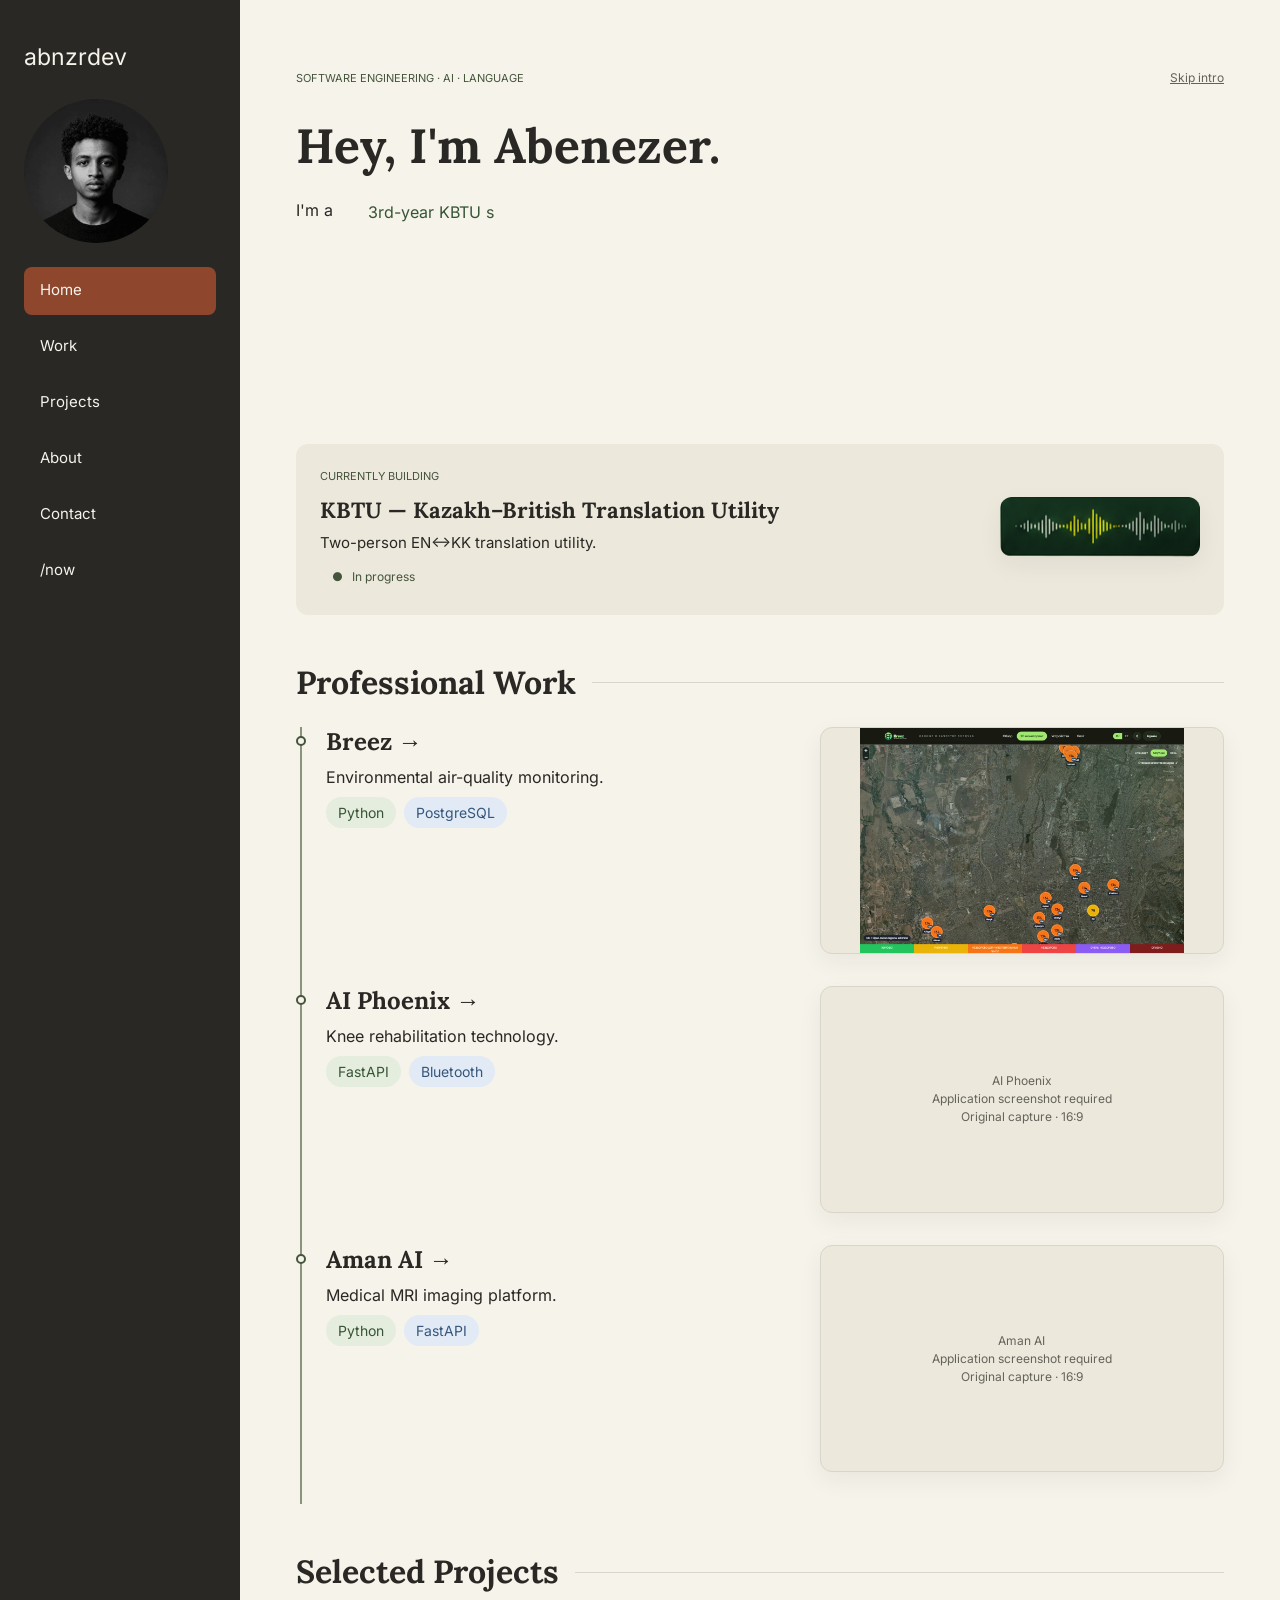
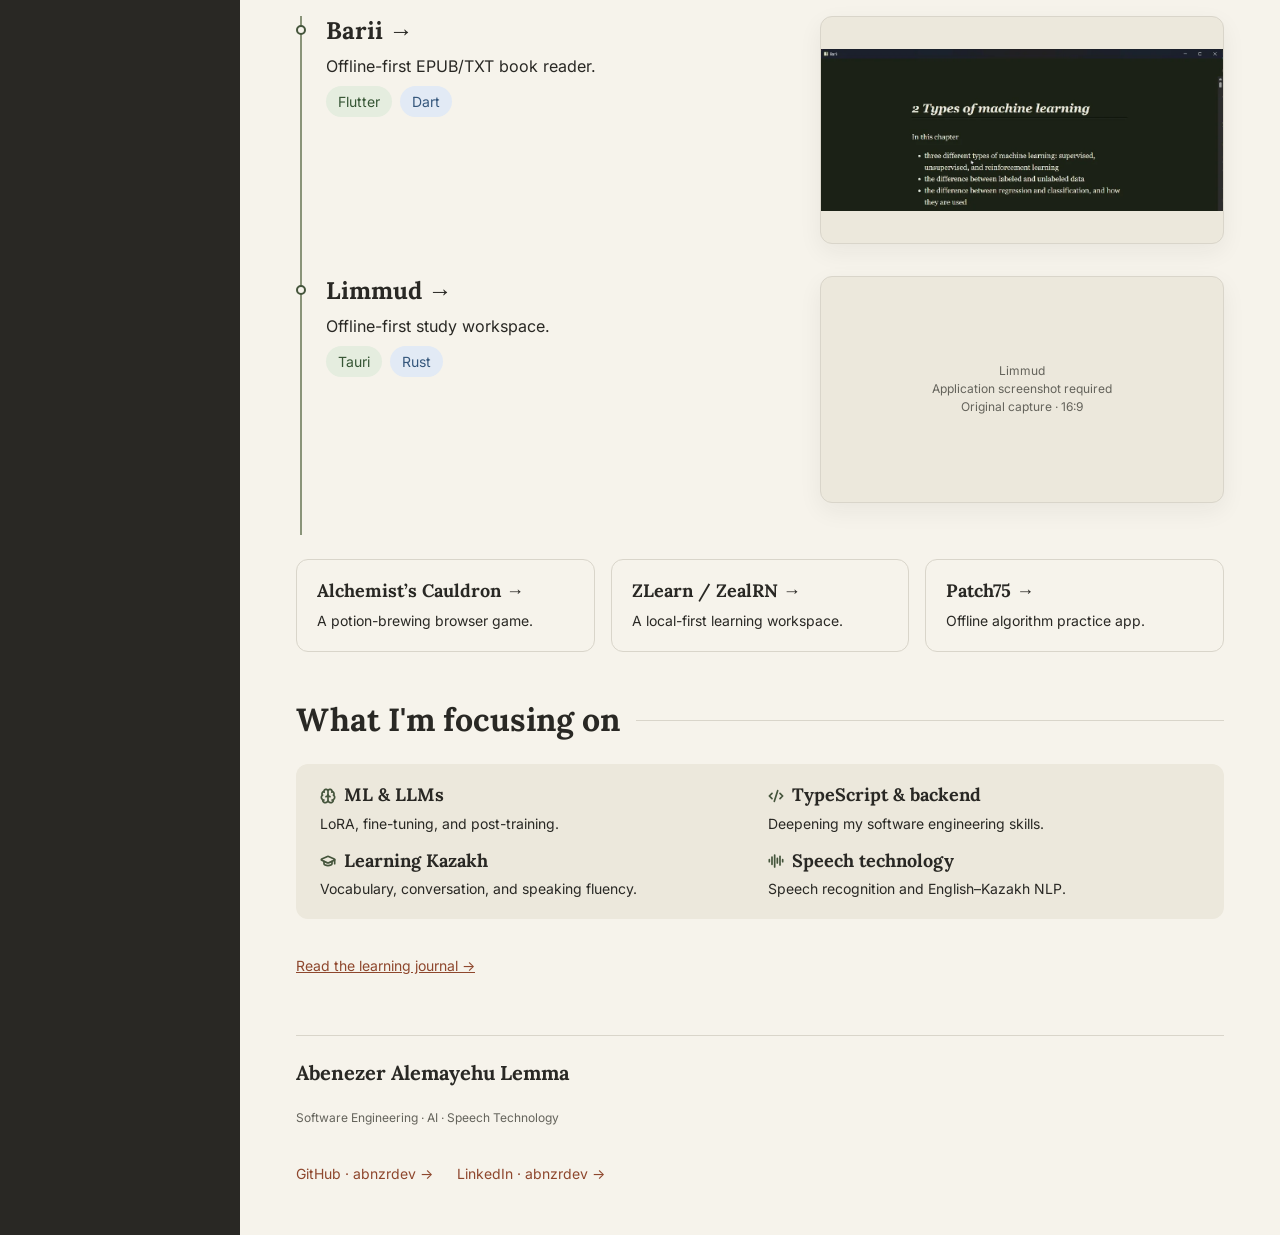
<file: index.html>
<!doctype html>
<html lang="en"><head>
<meta charset="utf-8"><meta name="viewport" content="width=device-width,initial-scale=1">
<meta name="description" content="Abenezer Alemayehu Lemma — software engineering student in Almaty. Software, AI, and speech technology.">
<meta name="theme-color" content="#292824"><link rel="icon" href="data:,">
<title>Abenezer Alemayehu Lemma — Software & AI Portfolio</title>
<link rel="stylesheet" href="./style.css"><script src="./intro.js" defer></script>
</head><body>
<a class="skip" href="#main">Skip to content</a>
<header class="navigation">
  <a class="wordmark" href="#home">abnzrdev</a>
  <img class="portrait sidebar-portrait" src="./images/github-avatar.png" alt="Abenezer Alemayehu Lemma" width="144" height="144">
  <details class="mobile-menu"><summary>Menu <span aria-hidden="true">⌄</span></summary><nav aria-label="Mobile navigation"><a href="#home">Home</a><a href="#work">Work</a><a href="#projects">Projects</a><a href="#focus">Focus</a><a href="#contact">Contact</a><a href="./now/">/now</a></nav></details>
  <nav class="main-nav" aria-label="Main navigation"><a href="#home" aria-current="page">Home</a><a href="#work">Work</a><a class="desktop-link" href="#projects">Projects</a><a class="desktop-link" href="#focus">About</a><a href="#contact">Contact</a><a href="./now/">/now</a></nav>
</header>
<main id="main" class="page-body">
  <section class="hero" id="home" aria-labelledby="intro-heading">
    <div class="eyebrow"><p>SOFTWARE ENGINEERING · AI · LANGUAGE</p><button id="skip-intro" type="button" hidden>Skip intro</button></div>
    <img class="portrait hero-portrait" src="./images/github-avatar.png" alt="Abenezer Alemayehu Lemma" width="144" height="144">
    <h1 id="intro-heading" aria-label="Hey, I'm Abenezer.">Hey, I'm Abenezer.</h1>
    <p class="introduction"><span class="sr-only">I'm a 3rd-year KBTU student based in Almaty, Kazakhstan. I enjoy building useful software in Python using FastAPI and PostgreSQL, and am actively deepening my TypeScript skills while learning Kazakh through vocabulary, conversation, and speaking practice. I turn ideas into real systems while exploring Machine Learning and Speech Technology.</span><span class="intro-flow" aria-hidden="true"><span data-start="1640" data-end="1732">I'm a </span><span class="inline-badge" data-start="1732" data-end="2055"><img src="./images/figma/cap.svg" alt=""><span>3rd-year KBTU student</span></span><span data-start="2071" data-end="2194"> based in </span><span class="inline-badge" data-start="2209" data-end="2486"><img src="./images/figma/location.svg" alt=""><span>Almaty, Kazakhstan</span></span><span data-start="2486" data-end="2625">. I enjoy building useful software in </span><span class="inline-badge" data-start="2640" data-end="2732"><img src="./images/figma/code.svg" alt=""><span>Python</span></span><span data-start="2748" data-end="3040"> using FastAPI and PostgreSQL, and am actively deepening my </span><span class="inline-badge" data-start="3055" data-end="3209"><img src="./images/figma/typescript.svg" alt=""><span>TypeScript</span></span><span data-start="3225" data-end="3440"> skills while </span><span class="inline-badge" data-start="3455" data-end="3594"><img src="./images/figma/language.svg" alt=""><span>Learning Kazakh</span></span><span data-start="3609" data-end="4455"> through vocabulary, conversation, and speaking practice. I turn ideas into real systems while exploring </span><span class="inline-badge" data-start="4471" data-end="4717"><img src="./images/figma/brain.svg" alt=""><span>Machine Learning</span></span><span data-start="4732" data-end="4778"> and </span><span class="inline-badge" data-start="4794" data-end="5055"><img src="./images/figma/wave.svg" alt=""><span>Speech Technology</span></span><span data-start="5055" data-end="5071">.</span></span></p>
    <div class="hero-actions"><a class="button primary" href="#work">View My Work <span aria-hidden="true">→</span></a><a class="button" href="https://github.com/abnzrdev">GitHub <span aria-hidden="true">↗</span></a></div>
  </section>
  <section class="building" aria-labelledby="building-heading"><p class="kicker">CURRENTLY BUILDING</p><div class="building-body"><div class="building-details"><h2 id="building-heading"><a href="./kbtu/">KBTU — Kazakh–British Translation Utility</a></h2><p>Two-person EN↔KK translation utility.</p><span class="status">● &nbsp; In progress</span></div><img class="kbtu-media" src="./images/figma/kbtu.png" alt="English–Kazakh speech waveform illustration" width="400" height="121"></div></section>
  <section id="work" class="section" aria-labelledby="work-heading"><h2 class="section-heading" id="work-heading">Professional Work</h2><div class="timeline">
    <article class="project"><div class="project-details"><h3><a href="https://breez.com.kz/">Breez →</a></h3><p>Environmental air-quality monitoring.</p><ul class="tags" aria-label="Technologies"><li>Python</li><li>PostgreSQL</li></ul></div><figure class="preview"><img src="./images/projects/breez.webp" alt="Breez air-quality map with station markers" width="1200" height="833" loading="lazy"></figure></article>
    <article class="project"><div class="project-details"><h3><a href="https://aiphoenix.kz/">AI Phoenix →</a></h3><p>Knee rehabilitation technology.</p><ul class="tags" aria-label="Technologies"><li>FastAPI</li><li>Bluetooth</li></ul></div><div class="preview placeholder"><p>AI Phoenix<br>Application screenshot required<br>Original capture · 16:9</p></div></article>
    <article class="project"><div class="project-details"><h3><a href="https://amanai.kz/">Aman AI →</a></h3><p>Medical MRI imaging platform.</p><ul class="tags" aria-label="Technologies"><li>Python</li><li>FastAPI</li></ul></div><div class="preview placeholder"><p>Aman AI<br>Application screenshot required<br>Original capture · 16:9</p></div></article>
  </div></section>
  <section id="projects" class="section" aria-labelledby="projects-heading"><h2 class="section-heading" id="projects-heading">Selected Projects</h2><div class="timeline">
    <article class="project"><div class="project-details"><h3><a href="https://abnzrdev.github.io/barii/">Barii →</a></h3><p>Offline-first EPUB/TXT book reader.</p><ul class="tags" aria-label="Technologies"><li>Flutter</li><li>Dart</li></ul></div><figure class="preview"><img src="./images/projects/barii-reader.webp" alt="Barii reader displaying a chapter with adjustable typography" width="1000" height="403" loading="lazy"></figure></article>
    <article class="project"><div class="project-details"><h3><a href="https://abnzrdev.github.io/limmud/">Limmud →</a></h3><p>Offline-first study workspace.</p><ul class="tags" aria-label="Technologies"><li>Tauri</li><li>Rust</li></ul></div><div class="preview placeholder"><p>Limmud<br>Application screenshot required<br>Original capture · 16:9</p></div></article>
  </div><div class="compact-projects"><article><h3><a href="https://abnzrdev.github.io/alchemists-cauldron/">Alchemist’s Cauldron →</a></h3><p>A potion-brewing browser game.</p></article><article><h3><a href="https://zealrn.github.io/">ZLearn / ZealRN →</a></h3><p>A local-first learning workspace.</p></article><article><h3><a href="https://abnzrdev.github.io/Patch75/">Patch75 →</a></h3><p>Offline algorithm practice app.</p></article></div></section>
  <section id="focus" class="section" aria-labelledby="focus-heading"><h2 class="section-heading" id="focus-heading">What I'm focusing on</h2><div class="topics">
    <article><h3><img src="./images/figma/brain.svg" alt="">ML &amp; LLMs</h3><p>LoRA, fine-tuning, and post-training.</p></article><article><h3><img src="./images/figma/code.svg" alt="">TypeScript &amp; backend</h3><p>Deepening my software engineering skills.</p></article><article><h3><img src="./images/figma/cap.svg" alt="">Learning Kazakh</h3><p>Vocabulary, conversation, and speaking fluency.</p></article><article><h3><img src="./images/figma/wave.svg" alt="">Speech technology</h3><p>Speech recognition and English–Kazakh NLP.</p></article>
  </div><a class="journal-link" href="./now/">Read the learning journal →</a></section>
  <footer id="contact"><h2>Abenezer Alemayehu Lemma</h2><p>Software Engineering · AI · Speech Technology</p><div class="contact-links"><a href="https://github.com/abnzrdev">GitHub · abnzrdev →</a><a href="https://www.linkedin.com/in/abnzrdev/">LinkedIn · abnzrdev →</a></div></footer>
</main></body></html>
</file>
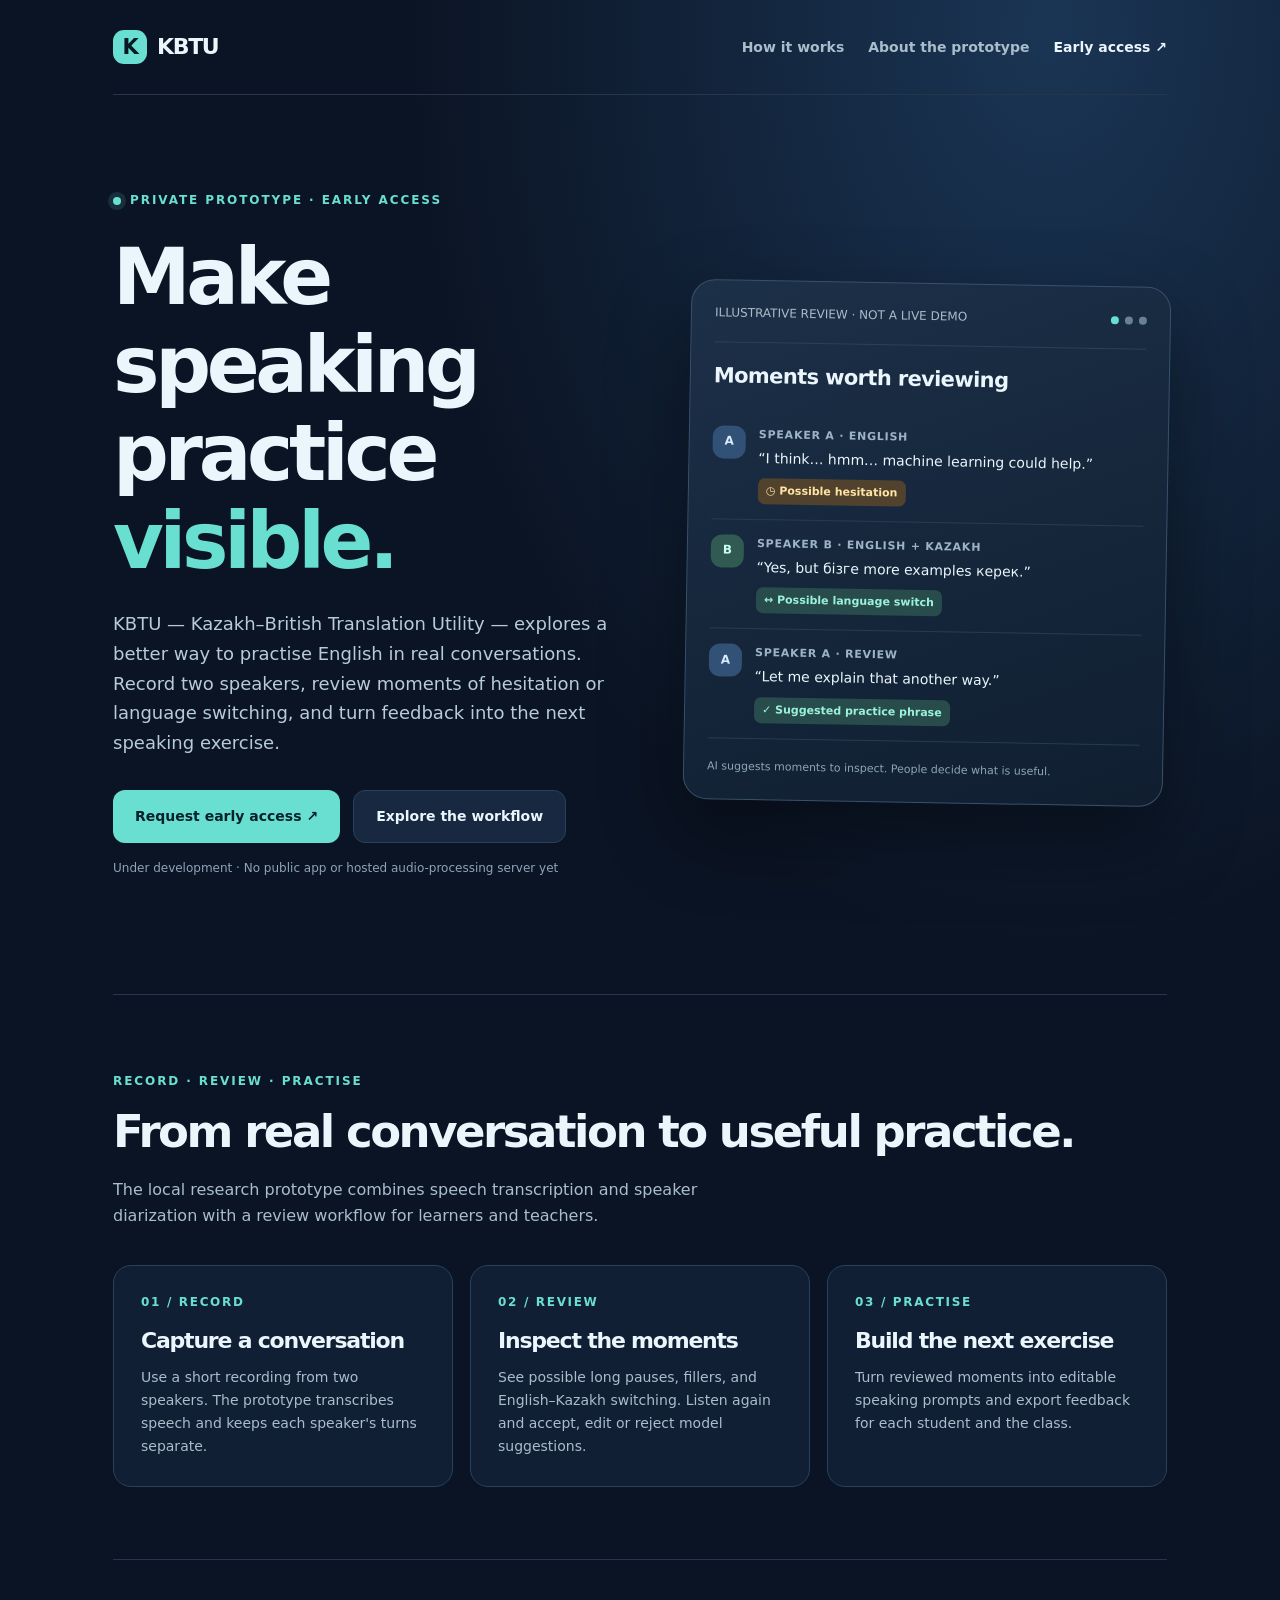
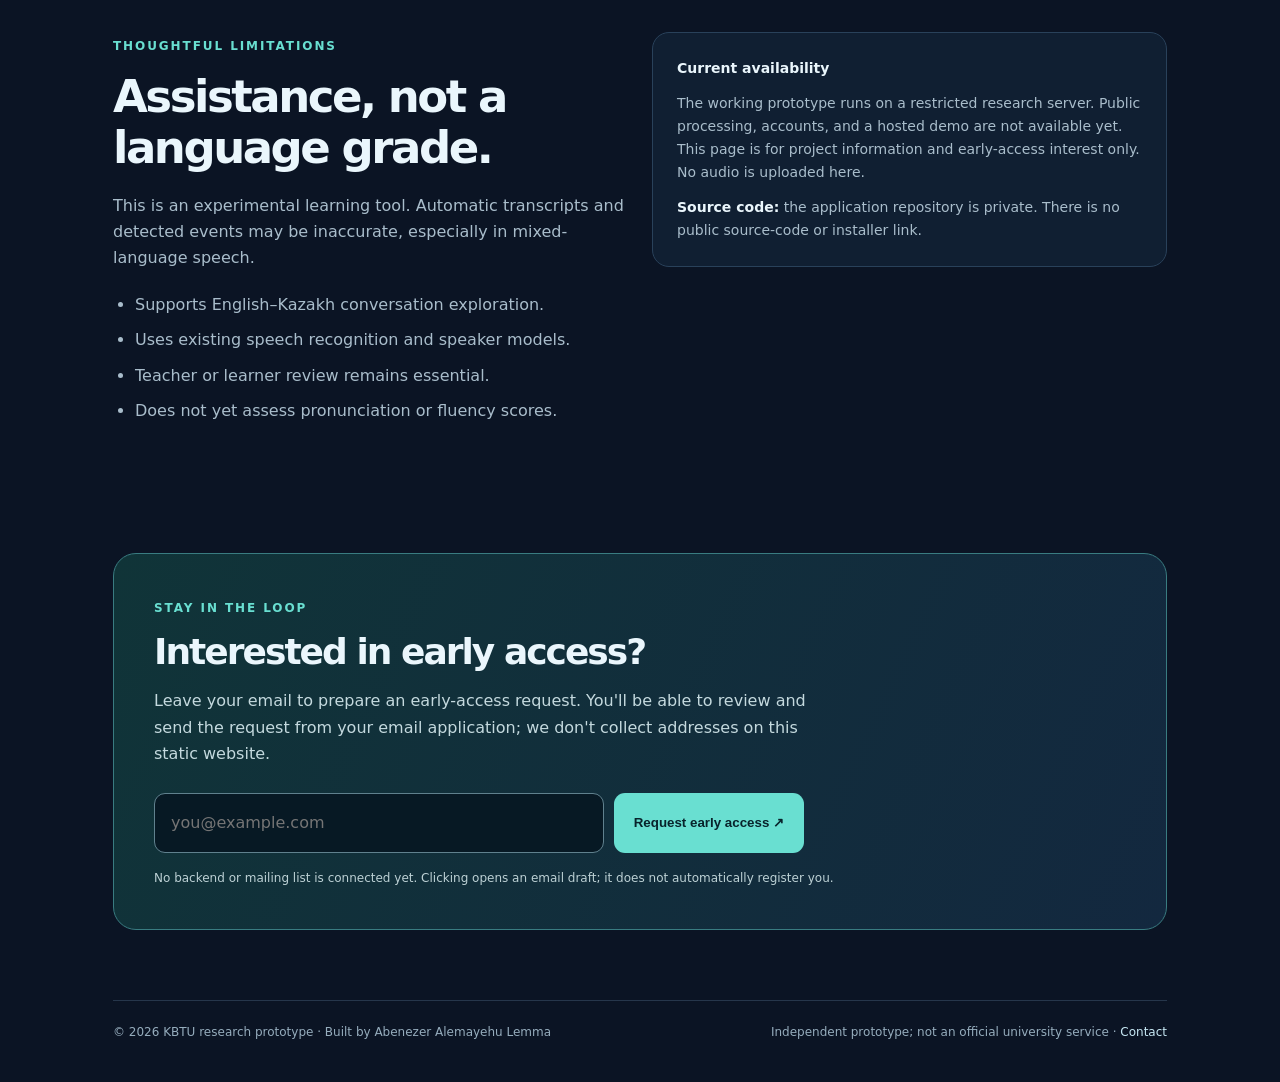
<file: kbtu/index.html>
<!doctype html>
<html lang="en">
<head>
  <meta charset="utf-8">
  <meta name="viewport" content="width=device-width,initial-scale=1">
  <meta name="description" content="KBTU is an early-stage English–Kazakh speaking-practice tool that helps learners and teachers review pauses, fillers and language switches in recorded conversations. Join the early-access waitlist.">
  <meta name="theme-color" content="#0b1424">
  <meta property="og:title" content="KBTU — Practice the conversation, not just the vocabulary">
  <meta property="og:description" content="A human-in-the-loop English–Kazakh conversation practice tool. Prototype in development. Request early access.">
  <title>KBTU — English–Kazakh speaking practice</title>
  <style>
    :root{color-scheme:dark;--bg:#0b1424;--surface:#111f34;--stroke:#29415a;--ink:#eaf6fc;--muted:#a9bdcb;--cyan:#69dfd1;--blue:#98b7ff;--gold:#ffd184}
    *{box-sizing:border-box}html{scroll-behavior:smooth}body{margin:0;background:radial-gradient(ellipse 70% 48% at 82% 1%,#1a3554 0%,transparent 72%),var(--bg);color:var(--ink);font:16px/1.65 system-ui,-apple-system,Segoe UI,Roboto,sans-serif}
    a{color:inherit}a:focus-visible,button:focus-visible,input:focus-visible{outline:3px solid var(--gold);outline-offset:3px}.wrap{max-width:1110px;margin:auto;padding:0 28px}
    .top{display:flex;justify-content:space-between;align-items:center;gap:18px;padding:29px 0;border-bottom:1px solid #26364b}.logo{display:inline-flex;align-items:center;gap:10px;font-weight:800;font-size:22px;letter-spacing:-.06em;text-decoration:none}.logo-mark{background:var(--cyan);color:#071923;width:34px;height:34px;display:grid;place-items:center;border-radius:11px;font-size:21px}.top nav{display:flex;gap:24px;align-items:center}.top nav a{text-decoration:none;color:var(--muted);font-size:14px;font-weight:600}.top nav a:last-child{color:var(--ink)}
    .hero{display:grid;grid-template-columns:1.04fr .96fr;gap:55px;align-items:center;padding:92px 0 95px}.eyebrow{display:inline-flex;align-items:center;gap:9px;font-size:12px;letter-spacing:.16em;font-weight:800;color:var(--cyan);text-transform:uppercase}.dot{width:8px;height:8px;border-radius:50%;background:var(--cyan);box-shadow:0 0 0 5px #69dfd122}h1,h2,h3{line-height:1.13;letter-spacing:-.055em}h1{font-size:clamp(46px,6.4vw,78px);margin:19px 0 24px}h1 em{font-style:normal;color:var(--cyan)}p{margin:0 0 20px}.lead{font-size:18px;color:#b7cbd8;max-width:560px}.buttons{display:flex;gap:13px;flex-wrap:wrap;margin-top:32px}.btn{display:inline-flex;align-items:center;justify-content:center;padding:14px 22px;border-radius:12px;font-size:14px;font-weight:760;text-decoration:none;border:1px solid var(--stroke);background:#172840}.btn.primary{border:0;background:var(--cyan);color:#07212c}.fine{font-size:12px;color:#8ea4b7;margin-top:16px}
    .preview{background:linear-gradient(160deg,#1c3048,#101e30);border:1px solid #38516c;border-radius:24px;padding:23px;box-shadow:0 32px 80px #0006;transform:rotate(1deg)}.preview-head{display:flex;align-items:center;justify-content:space-between;gap:8px;font-size:12px;color:var(--muted);padding-bottom:18px;border-bottom:1px solid var(--stroke)}.dots{display:flex;gap:6px}.dots i{width:8px;height:8px;background:#698197;border-radius:50%}.dots i:first-child{background:#69dfd1}.preview h3{font-size:21px;letter-spacing:-.03em;margin:22px 0}.speech{display:flex;gap:13px;padding:15px 0;border-bottom:1px solid #253c53}.avatar{min-width:33px;height:33px;border-radius:11px;display:grid;place-items:center;background:#315177;color:#d9ecff;font-weight:800;font-size:12px}.avatar.other{background:#315b52;color:#c7fff0}.speaker{font-size:11px;text-transform:uppercase;letter-spacing:.07em;color:#9db4c8;font-weight:700;margin-bottom:3px}.speech p{margin:0;font-size:14px}.tag{display:inline-flex;align-items:center;gap:5px;font-size:11px;font-weight:700;padding:4px 8px;border-radius:7px;background:#51422d;color:#ffe4a4;margin-top:8px}.tag.alt{background:#284c4b;color:#9af2db}.preview-foot{font-size:11px;color:#8da5b6;margin-top:19px}
    section.content{padding:72px 0;border-top:1px solid #26364b}h2{font-size:clamp(30px,4vw,45px);margin:14px 0 19px}.intro{color:var(--muted);max-width:650px}.grid{display:grid;grid-template-columns:repeat(3,minmax(0,1fr));gap:17px;margin-top:35px}.tile{background:var(--surface);border:1px solid var(--stroke);padding:27px;border-radius:18px}.num{font-size:12px;font-weight:800;color:var(--cyan);letter-spacing:.14em}.tile h3{font-size:22px;margin:17px 0 12px}.tile p{color:var(--muted);font-size:14px;margin:0}
    .scope{display:grid;grid-template-columns:1fr 1fr;gap:24px;align-items:start}.scope ul{margin:10px 0 0;padding-left:22px;color:var(--muted)}.scope li{margin-bottom:9px}.notice{padding:24px;border:1px solid var(--stroke);background:#101f32;border-radius:17px;color:var(--muted);font-size:14px}.notice strong{color:var(--ink)}
    .join{margin:48px 0 70px;padding:40px;border:1px solid #397c81;border-radius:23px;background:linear-gradient(115deg,#103438,#13283f)}.join h2{font-size:36px;margin:11px 0 16px}.join p{max-width:690px;color:#c4d9de}.waitform{display:flex;gap:10px;max-width:650px;margin-top:25px}.waitform input{flex:1;min-width:0;padding:16px;background:#071924;border:1px solid #60818e;color:var(--ink);font:inherit;border-radius:11px}.waitform button{cursor:pointer;border:0;padding:14px 20px;background:var(--cyan);color:#08232b;font-weight:800;border-radius:11px}.join .fine{color:#bdd1d5;margin-bottom:0}.foot{display:flex;justify-content:space-between;gap:25px;padding:22px 0 39px;border-top:1px solid #26364b;font-size:12px;color:#96adbd}.foot a{color:#c7e8f4;text-decoration:none}
    @media(max-width:850px){.hero{grid-template-columns:1fr;gap:35px;padding:60px 0}.preview{transform:none;max-width:570px}.grid{grid-template-columns:1fr}.scope{grid-template-columns:1fr}.top nav a:first-child{display:none}}
    @media(max-width:540px){.wrap{padding:0 18px}.top nav{gap:12px}.hero{padding-top:48px}h1{font-size:46px}.join{padding:27px 20px}.waitform{flex-direction:column}.waitform button{padding:16px}.foot{flex-direction:column;gap:8px}}
  </style>
</head>
<body>
<div class="wrap">
  <header class="top"><a href="#top" class="logo"><span class="logo-mark">K</span><span>KBTU</span></a><nav aria-label="Main"><a href="#how-it-works">How it works</a><a href="#about">About the prototype</a><a href="#waitlist">Early access ↗</a></nav></header>
  <main id="top">
    <div class="hero">
      <div><div class="eyebrow"><span class="dot"></span>Private prototype · Early access</div><h1>Make speaking practice <em>visible.</em></h1><p class="lead">KBTU — Kazakh–British Translation Utility — explores a better way to practise English in real conversations. Record two speakers, review moments of hesitation or language switching, and turn feedback into the next speaking exercise.</p><div class="buttons"><a class="btn primary" href="#waitlist">Request early access ↗</a><a class="btn" href="#how-it-works">Explore the workflow</a></div><p class="fine">Under development · No public app or hosted audio-processing server yet</p></div>
      <div class="preview" aria-label="Illustrative conversation analysis concept"><div class="preview-head"><span>ILLUSTRATIVE REVIEW · NOT A LIVE DEMO</span><span class="dots"><i></i><i></i><i></i></span></div><h3>Moments worth reviewing</h3><div class="speech"><span class="avatar">A</span><div><div class="speaker">Speaker A · English</div><p>“I think… hmm… machine learning could help.”</p><span class="tag">◷ Possible hesitation</span></div></div><div class="speech"><span class="avatar other">B</span><div><div class="speaker">Speaker B · English + Kazakh</div><p>“Yes, but бізге more examples керек.”</p><span class="tag alt">↔ Possible language switch</span></div></div><div class="speech"><span class="avatar">A</span><div><div class="speaker">Speaker A · Review</div><p>“Let me explain that another way.”</p><span class="tag alt">✓ Suggested practice phrase</span></div></div><div class="preview-foot">AI suggests moments to inspect. People decide what is useful.</div></div>
    </div>
    <section class="content" id="how-it-works"><div class="eyebrow">Record · Review · Practise</div><h2>From real conversation to useful practice.</h2><p class="intro">The local research prototype combines speech transcription and speaker diarization with a review workflow for learners and teachers.</p><div class="grid"><article class="tile"><div class="num">01 / RECORD</div><h3>Capture a conversation</h3><p>Use a short recording from two speakers. The prototype transcribes speech and keeps each speaker's turns separate.</p></article><article class="tile"><div class="num">02 / REVIEW</div><h3>Inspect the moments</h3><p>See possible long pauses, fillers, and English–Kazakh switching. Listen again and accept, edit or reject model suggestions.</p></article><article class="tile"><div class="num">03 / PRACTISE</div><h3>Build the next exercise</h3><p>Turn reviewed moments into editable speaking prompts and export feedback for each student and the class.</p></article></div></section>
    <section class="content scope" id="about"><div><div class="eyebrow">Thoughtful limitations</div><h2>Assistance, not a language grade.</h2><p class="intro">This is an experimental learning tool. Automatic transcripts and detected events may be inaccurate, especially in mixed-language speech.</p><ul><li>Supports English–Kazakh conversation exploration.</li><li>Uses existing speech recognition and speaker models.</li><li>Teacher or learner review remains essential.</li><li>Does not yet assess pronunciation or fluency scores.</li></ul></div><div class="notice"><strong>Current availability</strong><p style="margin:12px 0 0">The working prototype runs on a restricted research server. Public processing, accounts, and a hosted demo are not available yet. This page is for project information and early-access interest only. No audio is uploaded here.</p><p style="margin:12px 0 0"><strong>Source code:</strong> the application repository is private. There is no public source-code or installer link.</p></div></section>
    <section class="join" id="waitlist"><div class="eyebrow">Stay in the loop</div><h2>Interested in early access?</h2><p>Leave your email to prepare an early-access request. You'll be able to review and send the request from your email application; we don't collect addresses on this static website.</p><form class="waitform" id="early-form"><label for="wait-email" style="position:absolute;left:-9999px">Your email address</label><input id="wait-email" name="email" type="email" autocomplete="email" placeholder="you@example.com" required><button type="submit">Request early access ↗</button></form><p class="fine" id="wait-note" role="status">No backend or mailing list is connected yet. Clicking opens an email draft; it does not automatically register you.</p></section>
  </main>
  <footer class="foot"><span>© 2026 KBTU research prototype · Built by Abenezer Alemayehu Lemma</span><span>Independent prototype; not an official university service · <a href="mailto:abnzr.dev@gmail.com">Contact</a></span></footer>
</div>
<script>
document.getElementById('early-form').addEventListener('submit',function(event){
  event.preventDefault();
  var field=document.getElementById('wait-email');
  if(!field.reportValidity()) return;
  var subject='KBTU early access request';
  var body='Hello, I would like to request early access to KBTU.\n\nMy email: '+field.value.trim()+'\n\nThank you.';
  var url='mailto:abnzr.dev@gmail.com?subject='+encodeURIComponent(subject)+'&body='+encodeURIComponent(body);
  document.getElementById('wait-note').textContent='Your email application should open with a draft. Please send it to complete your request; no request has been sent by this website.';
  window.location.href=url;
});
</script>
</body>
</html>
</file>
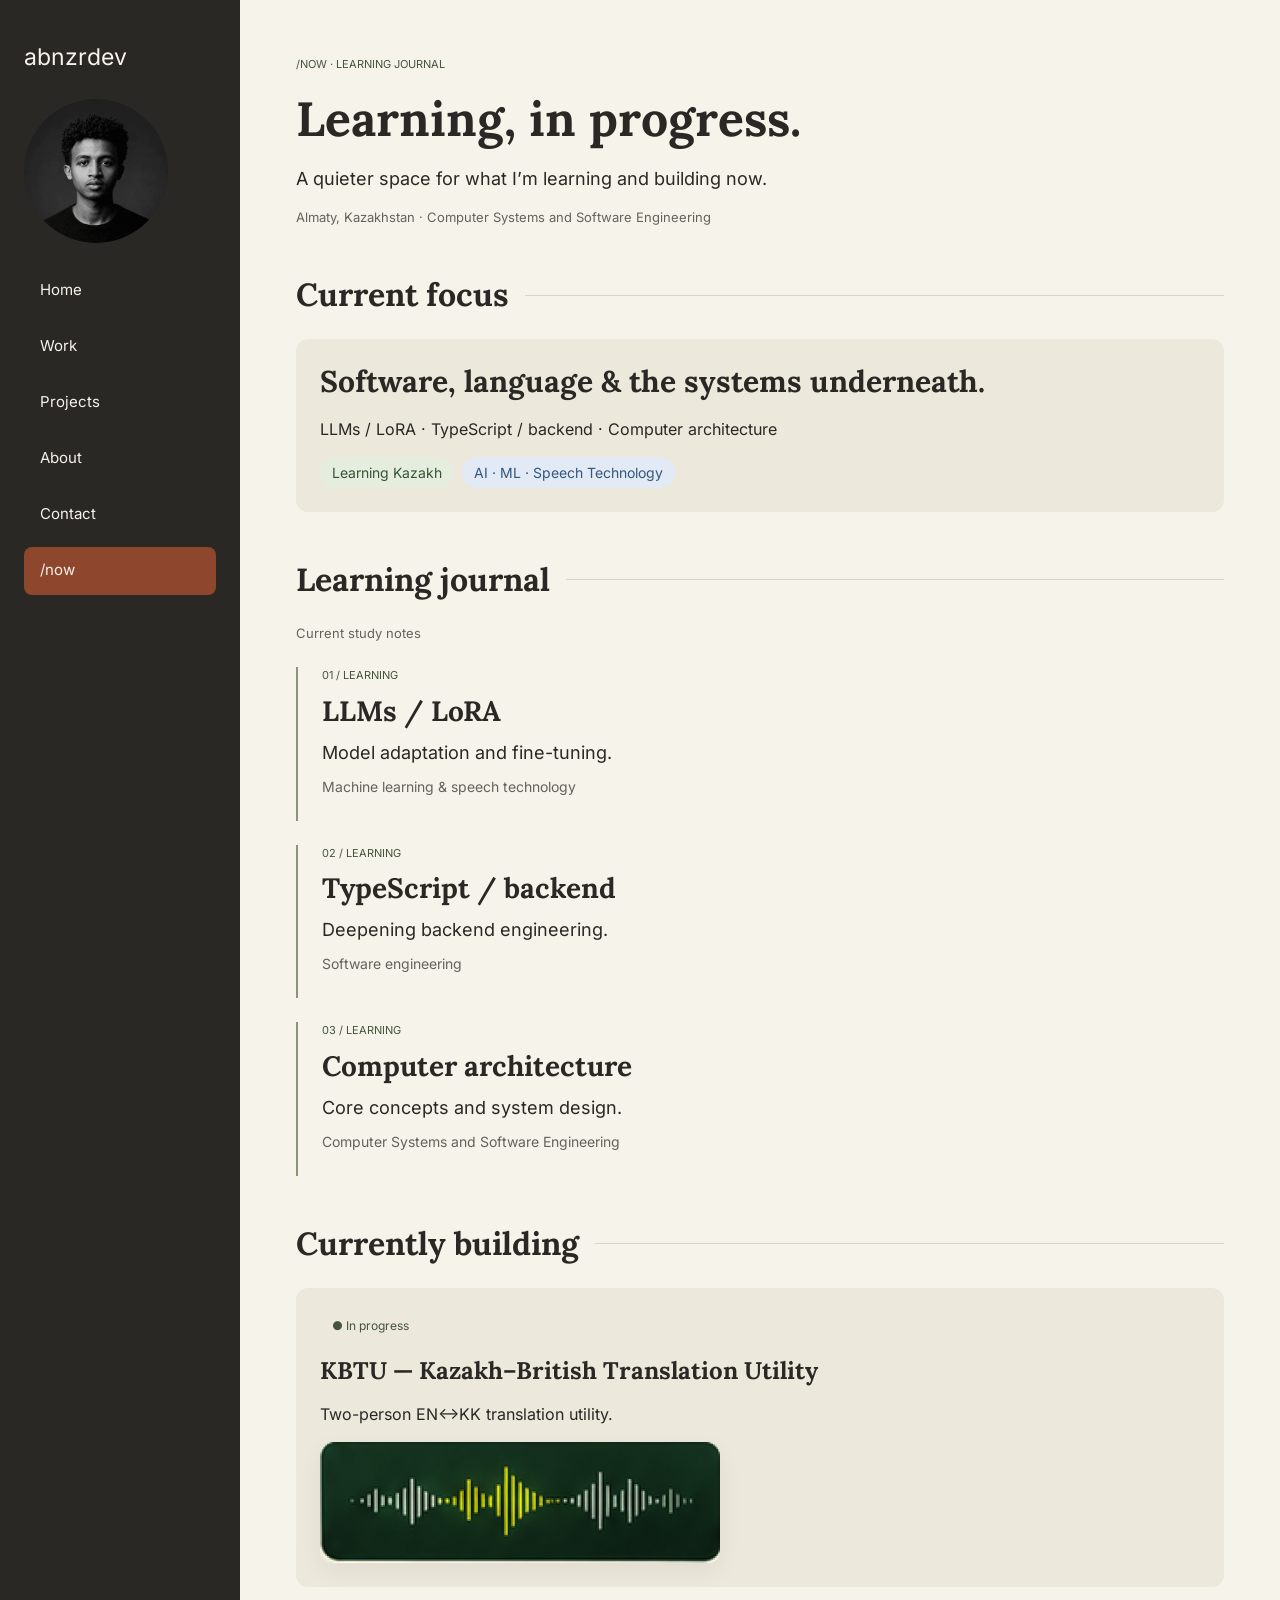
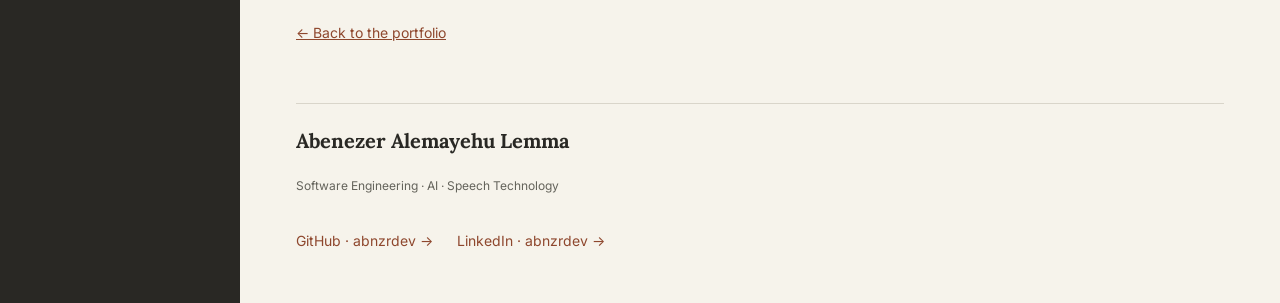
<file: now/index.html>
<!doctype html><html lang="en"><head><meta charset="utf-8"><meta name="viewport" content="width=device-width,initial-scale=1"><meta name="description" content="Abenezer's learning journal: software, language, and the systems underneath."><link rel="icon" href="data:,"><title>Now — Abenezer Alemayehu Lemma</title><link rel="stylesheet" href="../style.css"><script src="../intro.js" defer></script></head><body><a class="skip" href="#main">Skip to content</a><header class="navigation">
  <a class="wordmark" href="../#home">abnzrdev</a>
  <img class="portrait sidebar-portrait" src="../images/github-avatar.png" alt="Abenezer Alemayehu Lemma" width="144" height="144">
  <details class="mobile-menu"><summary>Menu <span aria-hidden="true">⌄</span></summary><nav aria-label="Mobile navigation"><a href="../#home">Home</a><a href="../#work">Work</a><a href="../#projects">Projects</a><a href="../#focus">Focus</a><a href="../#contact">Contact</a><a href="./" aria-current="page">/now</a></nav></details>
  <nav class="main-nav" aria-label="Main navigation"><a href="../#home">Home</a><a href="../#work">Work</a><a class="desktop-link" href="../#projects">Projects</a><a class="desktop-link" href="../#focus">About</a><a href="../#contact">Contact</a><a href="./" aria-current="page">/now</a></nav>
</header><main id="main" class="page-body now-page">
<section class="hero"><p class="kicker">/NOW · LEARNING JOURNAL</p><h1>Learning, in progress.</h1><p class="now-subtitle">A quieter space for what I’m learning and building now.</p><p class="now-meta">Almaty, Kazakhstan · Computer Systems and Software Engineering</p></section>
<section class="section"><h2 class="section-heading">Current focus</h2><div class="learning-overview"><h3>Software, language &amp; the systems underneath.</h3><p>LLMs / LoRA · TypeScript / backend · Computer architecture</p><ul class="tags"><li>Learning Kazakh</li><li>AI · ML · Speech Technology</li></ul></div></section>
<section class="section"><h2 class="section-heading">Learning journal</h2><p class="now-meta">Current study notes</p><article class="journal-entry"><p class="kicker">01 / LEARNING</p><h3>LLMs / LoRA</h3><p>Model adaptation and fine-tuning.</p><p class="context">Machine learning &amp; speech technology</p></article><article class="journal-entry"><p class="kicker">02 / LEARNING</p><h3>TypeScript / backend</h3><p>Deepening backend engineering.</p><p class="context">Software engineering</p></article><article class="journal-entry"><p class="kicker">03 / LEARNING</p><h3>Computer architecture</h3><p>Core concepts and system design.</p><p class="context">Computer Systems and Software Engineering</p></article></section>
<section class="section"><h2 class="section-heading">Currently building</h2><div class="building now-building"><span class="status">● In progress</span><h3><a href="../kbtu/">KBTU — Kazakh–British Translation Utility</a></h3><p>Two-person EN↔KK translation utility.</p><img src="../images/figma/kbtu.png" alt="English–Kazakh speech waveform illustration" width="400" height="121"></div><a class="journal-link" href="../">← Back to the portfolio</a></section><footer id="contact"><h2>Abenezer Alemayehu Lemma</h2><p>Software Engineering · AI · Speech Technology</p><div class="contact-links"><a href="https://github.com/abnzrdev">GitHub · abnzrdev →</a><a href="https://www.linkedin.com/in/abnzrdev/">LinkedIn · abnzrdev →</a></div></footer></main></body></html>
</file>
<file: style.css>
@font-face{font-family:Inter;src:url('./images/fonts/inter.ttf') format('truetype');font-style:normal;font-weight:400;font-display:swap}
@font-face{font-family:Lora;src:url('./images/fonts/lora.ttf') format('truetype');font-style:normal;font-weight:700;font-display:swap}
:root{--ivory:#f6f3eb;--ink:#292824;--soft:#ece8dc;--line:#d9d5ca;--sage:#8a9479;--olive:#45553c;--rust:#8e472d;--muted:#64635b;color:var(--ink);background:var(--ivory);font-family:Inter,Arial,sans-serif;font-size:16px;line-height:1.5;scroll-behavior:smooth}
*{box-sizing:border-box}body{margin:0}h1,h2,h3,p,figure,ul{margin:0}a{color:inherit;text-decoration:none}button{font:inherit;color:inherit}a,button,summary{-webkit-tap-highlight-color:transparent}a:focus-visible,button:focus-visible,summary:focus-visible{outline:2px solid var(--rust);outline-offset:5px}a:hover{text-decoration:underline;text-underline-offset:4px}h1,h2,h3{font-family:Lora,Georgia,serif;font-weight:700;line-height:1.25}h1{font-size:48px}h2{font-size:32px}h3{font-size:24px}section,footer{scroll-margin-top:24px}.skip{position:fixed;z-index:10;top:8px;left:8px;padding:12px;background:var(--ivory);transform:translateY(-160%)}.skip:focus{transform:none}
.navigation{position:fixed;inset:0 auto 0 0;width:240px;background:var(--ink);color:var(--ivory);padding:40px 24px 32px;display:flex;flex-direction:column;align-items:flex-start;gap:24px;overflow-y:auto;scrollbar-width:none}.wordmark{font-size:23px}.portrait{width:144px;height:144px;object-fit:cover;border-radius:50%;flex:none}.main-nav{display:flex;flex-direction:column;gap:8px;width:100%}.main-nav a{min-height:48px;padding:12px 16px;border-radius:8px;font-size:15px}.main-nav [aria-current]{background:var(--rust)}.mobile-menu,.hero-portrait{display:none}
.page-body{margin-left:240px;padding:56px 56px 40px;max-width:1200px;display:flex;flex-direction:column;gap:48px}.hero{display:flex;flex-direction:column;align-items:flex-start;gap:16px;width:100%}.eyebrow{display:flex;align-items:center;justify-content:space-between;gap:16px;min-height:44px;width:100%;color:var(--olive);font-size:11px}.eyebrow button{background:none;border:0;cursor:pointer;text-decoration:underline;font-size:12px;color:var(--muted);min-height:44px;padding:0}.eyebrow button[hidden]{display:none}.introduction{max-width:840px;font-size:16px;line-height:36px}.inline-badge{display:inline-flex;vertical-align:middle;align-items:center;gap:6px;background:var(--badge-bg,#e5eddf);color:var(--badge-ink,#365534);border-radius:6px;padding:3px 8px;font-size:16px;line-height:22px;white-space:nowrap}.inline-badge img,.topics h3 img{width:auto;height:auto;flex:none}.hero-actions{display:flex;gap:12px;flex-wrap:wrap}.button{display:inline-flex;align-items:center;gap:16px;min-height:44px;padding:10px 18px;border:1px solid var(--line);border-radius:8px;font-size:14px}.button.primary{background:var(--rust);border-color:var(--rust);color:var(--ivory)}
.building{background:var(--soft);border-radius:12px;padding:24px;display:flex;flex-direction:column;gap:12px}.kicker{font-size:11px;color:var(--olive)}.building-body{display:flex;gap:24px;align-items:flex-start}.building-details{flex:1;min-width:0;display:flex;flex-direction:column;align-items:flex-start;gap:8px}.building h2{font-size:22px}.building-details p{font-size:15px}.status{color:var(--olive);font-size:12px;padding:5px 12px;border-radius:100px}.kbtu-media{width:240px;height:auto;aspect-ratio:400/121;object-fit:cover;border-radius:12px;box-shadow:0 8px 24px #2928240f}
.section{display:flex;flex-direction:column;gap:24px}.section-heading{display:flex;align-items:center;gap:16px}.section-heading::after{content:'';height:1px;background:var(--line);flex:1}.timeline{padding-left:4px}.project{position:relative;border-left:2px solid var(--sage);padding:0 0 32px 24px;display:flex;align-items:flex-start;gap:24px}.project::before{content:'';position:absolute;left:-6px;top:9px;width:10px;height:10px;background:url('./images/figma/milestone.svg') center/contain no-repeat}.project-details{flex:1;min-width:0;display:flex;flex-direction:column;gap:8px}.tags{list-style:none;padding:0;display:flex;flex-wrap:wrap;gap:8px}.tags li{font-size:14px;color:#365534;background:#e5eddf;padding:5px 12px;border-radius:100px}.preview{flex:none;width:480px;aspect-ratio:16/9;background:var(--soft);border:1px solid var(--line);border-radius:12px;overflow:hidden;box-shadow:0 8px 24px #2928240f}.preview>img{display:block;width:100%;height:100%;object-fit:contain}.placeholder{display:flex;align-items:center;justify-content:center;padding:24px;font-size:12px;line-height:18px;color:var(--muted);text-align:center}.compact-projects{display:grid;grid-template-columns:repeat(3,minmax(0,1fr));gap:16px}.compact-projects article{padding:20px;border:1px solid var(--line);border-radius:12px;display:flex;flex-direction:column;gap:8px}.compact-projects h3{font-size:18px}.compact-projects p,.topics p{font-size:14px}.topics{display:grid;grid-template-columns:repeat(4,minmax(0,1fr));gap:16px;padding:20px 24px;background:var(--soft);border-radius:12px}.topics article{display:flex;flex-direction:column;gap:6px}.topics h3{font-size:18px;display:flex;align-items:center;gap:8px}.journal-link{font-size:14px;color:var(--rust);min-height:44px;display:flex;align-items:center;text-decoration:underline}
footer{border-top:1px solid var(--line);padding-top:24px;display:flex;flex-direction:column;gap:24px}footer h2{font-size:20px}footer>p{font-size:12px;color:var(--muted)}.contact-links{display:flex;flex-wrap:wrap;gap:8px 24px;font-size:14px;color:var(--rust)}.contact-links a{min-height:44px;display:flex;align-items:center}
.intro-playing .inline-badge{background:transparent}.intro-playing .inline-badge img{opacity:0}.intro-playing .inline-badge.badge-ready{background:var(--badge-bg,#e5eddf);transition:background-color .12s ease-out}.intro-playing .inline-badge.badge-ready img{opacity:1;transition:opacity .12s ease-out}.intro-playing .portrait{animation:portrait-drop 1.1s cubic-bezier(.2,.7,.2,1) both}.intro-playing .hero-actions{opacity:0;transform:translateY(5px)}.hero-actions{transition:opacity .3s ease-out,transform .3s ease-out}@keyframes portrait-drop{0%{opacity:0;transform:translateY(-180px)}65%{opacity:1;transform:translateY(7px)}82%{transform:translateY(-3px)}100%{transform:translateY(0)}}
@media(min-width:1025px) and (max-width:1300px){.preview{width:45%}.topics{grid-template-columns:repeat(2,minmax(0,1fr))}.kbtu-media{width:200px}}
@media(max-width:1024px){.navigation{position:relative;width:100%;padding:20px 24px;flex-direction:row;align-items:center;gap:16px;overflow:visible}.wordmark{font-size:22px;flex:1}.sidebar-portrait,.main-nav .desktop-link{display:none}.main-nav{flex-direction:row;align-items:center;gap:16px;width:auto}.main-nav a{padding:0;min-height:44px;display:flex;align-items:center;font-size:14px}.main-nav [aria-current]{background:none}.main-nav a[href$='now/']{order:1}.main-nav a[href='#contact']{order:2}.page-body{margin:0;padding:40px;max-width:1200px}.hero-portrait{display:block;width:120px;height:120px}h1{font-size:42px}.building-body{flex-direction:column}.kbtu-media{display:none}.project{flex-direction:column;gap:16px}.project-details{width:100%}.preview{width:100%;height:auto;aspect-ratio:16/9}.compact-projects{grid-template-columns:repeat(2,minmax(0,1fr))}.topics{grid-template-columns:1fr}}
@media(max-width:599px){.navigation{padding:16px 24px;min-height:76px;justify-content:space-between;align-items:flex-start}.main-nav{display:none}.wordmark{font-size:22px;line-height:44px}.mobile-menu{display:block;font-size:14px}.mobile-menu summary{cursor:pointer;min-height:44px;display:flex;align-items:center;gap:8px;list-style:none}.mobile-menu summary::-webkit-details-marker{display:none}.mobile-menu nav{display:flex;flex-direction:column;position:absolute;z-index:5;left:0;right:0;top:100%;padding:16px 24px;background:var(--ink);box-shadow:0 12px 20px #29282420}.mobile-menu nav a{padding:12px 0}.page-body{padding:40px 24px;gap:40px}.eyebrow{font-size:10px}.eyebrow p{max-width:225px}.hero-portrait{width:88px;height:88px}h1{font-size:34px;min-height:86px}.introduction{line-height:36px}.section-heading{font-size:26px;gap:16px}.project{padding-left:24px}.compact-projects{grid-template-columns:1fr}.building h2{font-size:22px}.topics{gap:16px}.contact-links{gap:8px 24px}}
h1{min-height:1.25em}.now-subtitle{font-size:18px}.now-meta{font-size:13px;color:var(--muted)}.learning-overview{padding:24px;background:var(--soft);border-radius:12px;display:flex;flex-direction:column;gap:16px}.learning-overview h3{font-size:30px}.journal-entry{border-left:2px solid var(--sage);padding:0 0 24px 24px;display:flex;flex-direction:column;gap:10px}.journal-entry h3{font-size:28px}.journal-entry>p:not(.kicker):not(.context){font-size:18px}.journal-entry .context{font-size:14px;color:var(--muted)}.now-building{gap:16px;align-items:flex-start}.now-building img{width:400px;max-width:100%;height:auto;border-radius:12px;box-shadow:0 8px 24px #2928240f}
@media(max-width:599px){.learning-overview h3{font-size:24px}.now-page h1{min-height:0}}
@media(prefers-reduced-motion:reduce){:root{scroll-behavior:auto}*,*::before,*::after{animation:none!important;transition:none!important}}
.intro-playing h1::after{content:'';display:inline-block;height:.8em;border-left:2px solid var(--olive);margin-left:4px;animation:name-caret 5.8s steps(1,end) both}@keyframes name-caret{0%,7.5%,12.1%,20.7%,28.3%,100%{opacity:0}7.6%,16.4%,24.2%{opacity:1}}
@media(min-width:600px) and (max-width:1024px){.intro-playing .portrait{animation:tablet-photo .44s ease-out both}@keyframes tablet-photo{from{transform:translateY(-20px)}to{transform:translateY(0)}}}
.sr-only{position:absolute;width:1px;height:1px;padding:0;margin:-1px;overflow:hidden;clip-path:inset(50%);white-space:nowrap;border:0}
@media(min-width:1025px){body{background:var(--ink)}.page-body{background:var(--ivory);min-height:100vh}}
@media print{body{background:white}.navigation,.skip,.eyebrow button,.hero-actions{display:none}.page-body{margin:0;padding:0;gap:24px}.project{break-inside:avoid}.preview{width:40%}.project{flex-direction:row}.compact-projects{grid-template-columns:repeat(3,1fr)}a{color:inherit}}

.inline-badge:nth-of-type(4n){--badge-bg:#e2eaf5;--badge-ink:#35577c}.inline-badge:nth-of-type(6n){--badge-bg:#f4e2d6;--badge-ink:#8e472d}.tags li:nth-child(2n){background:#e2eaf5;color:#35577c}.tags li:nth-child(3n){background:#f4e2d6;color:#8e472d}
.main-nav [aria-current],.mobile-menu nav [aria-current]{background:var(--rust);color:var(--ivory)}
@media(min-width:600px) and (max-width:1024px){.main-nav a{padding:8px 10px}.main-nav{gap:8px}}
@media(min-width:1025px) and (max-height:760px){.navigation{padding-top:24px;padding-bottom:24px;gap:20px}.sidebar-portrait{width:112px;height:112px}}
</file>
